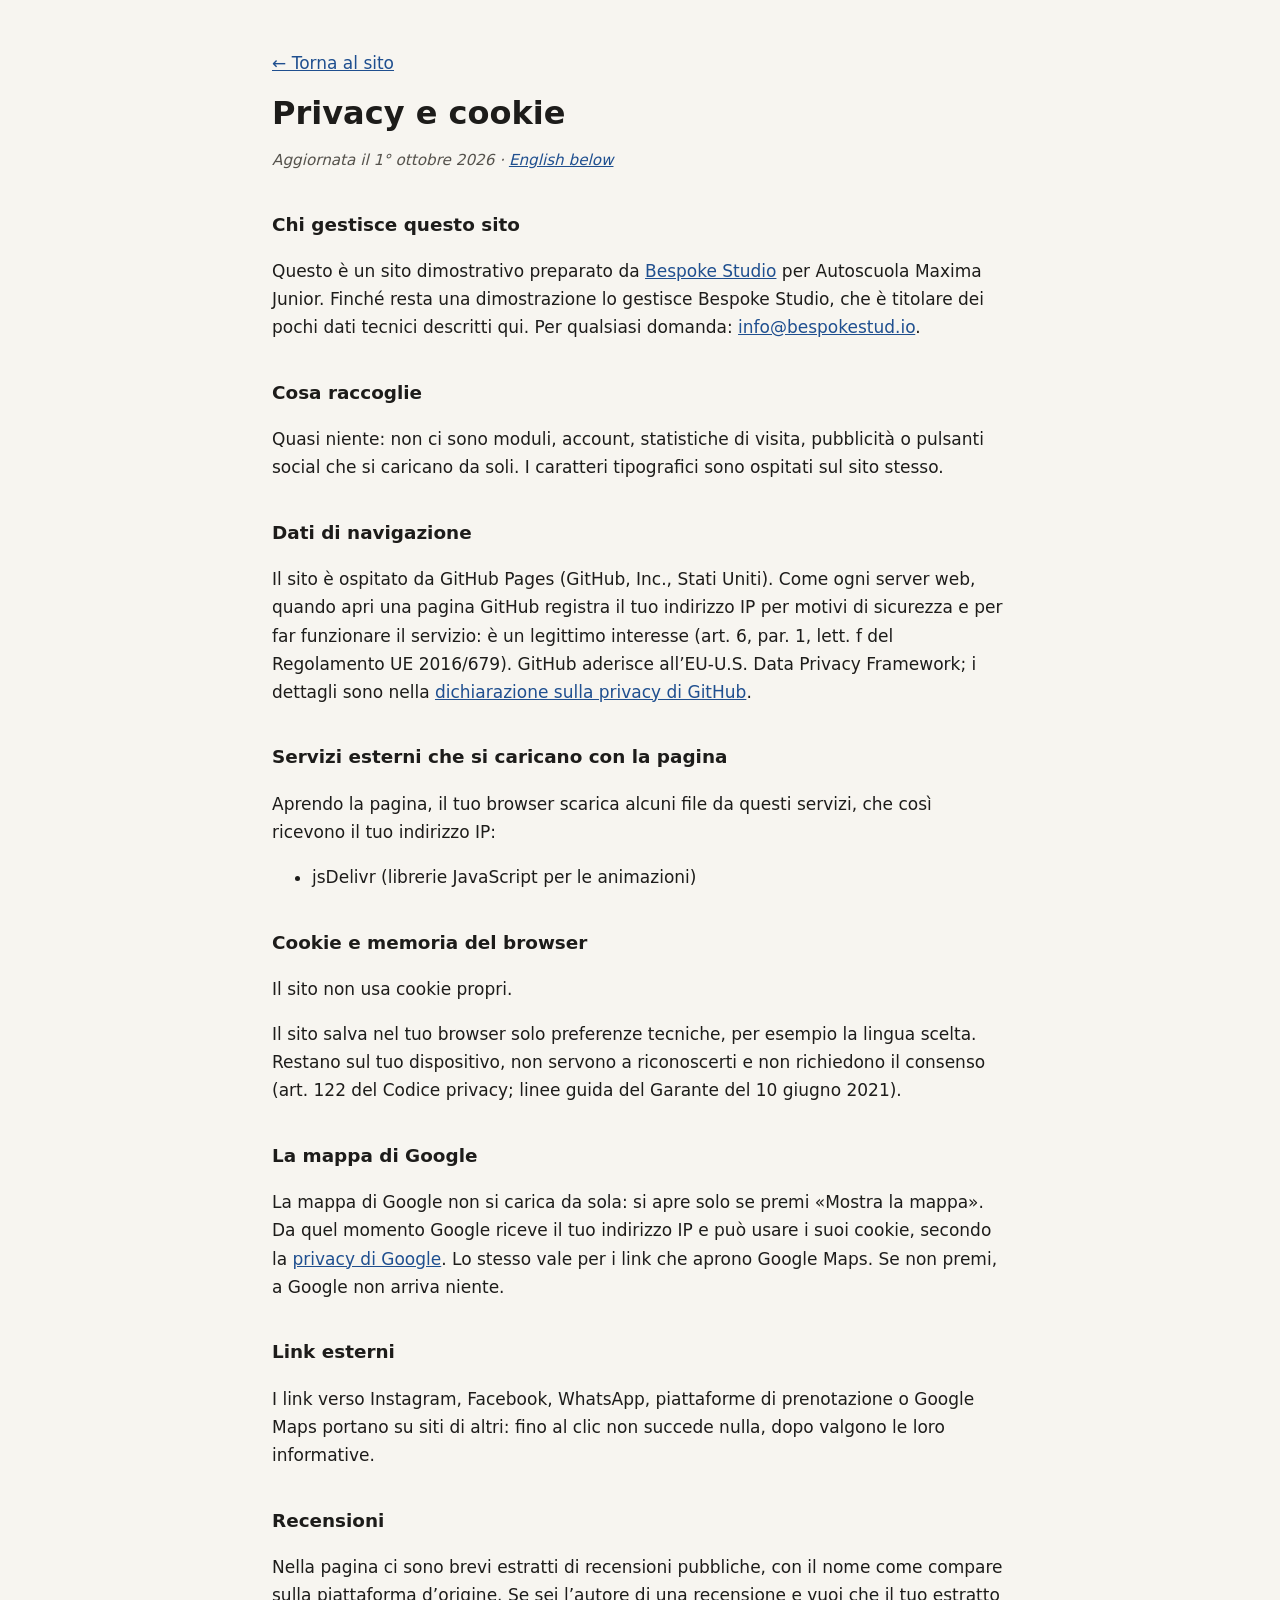
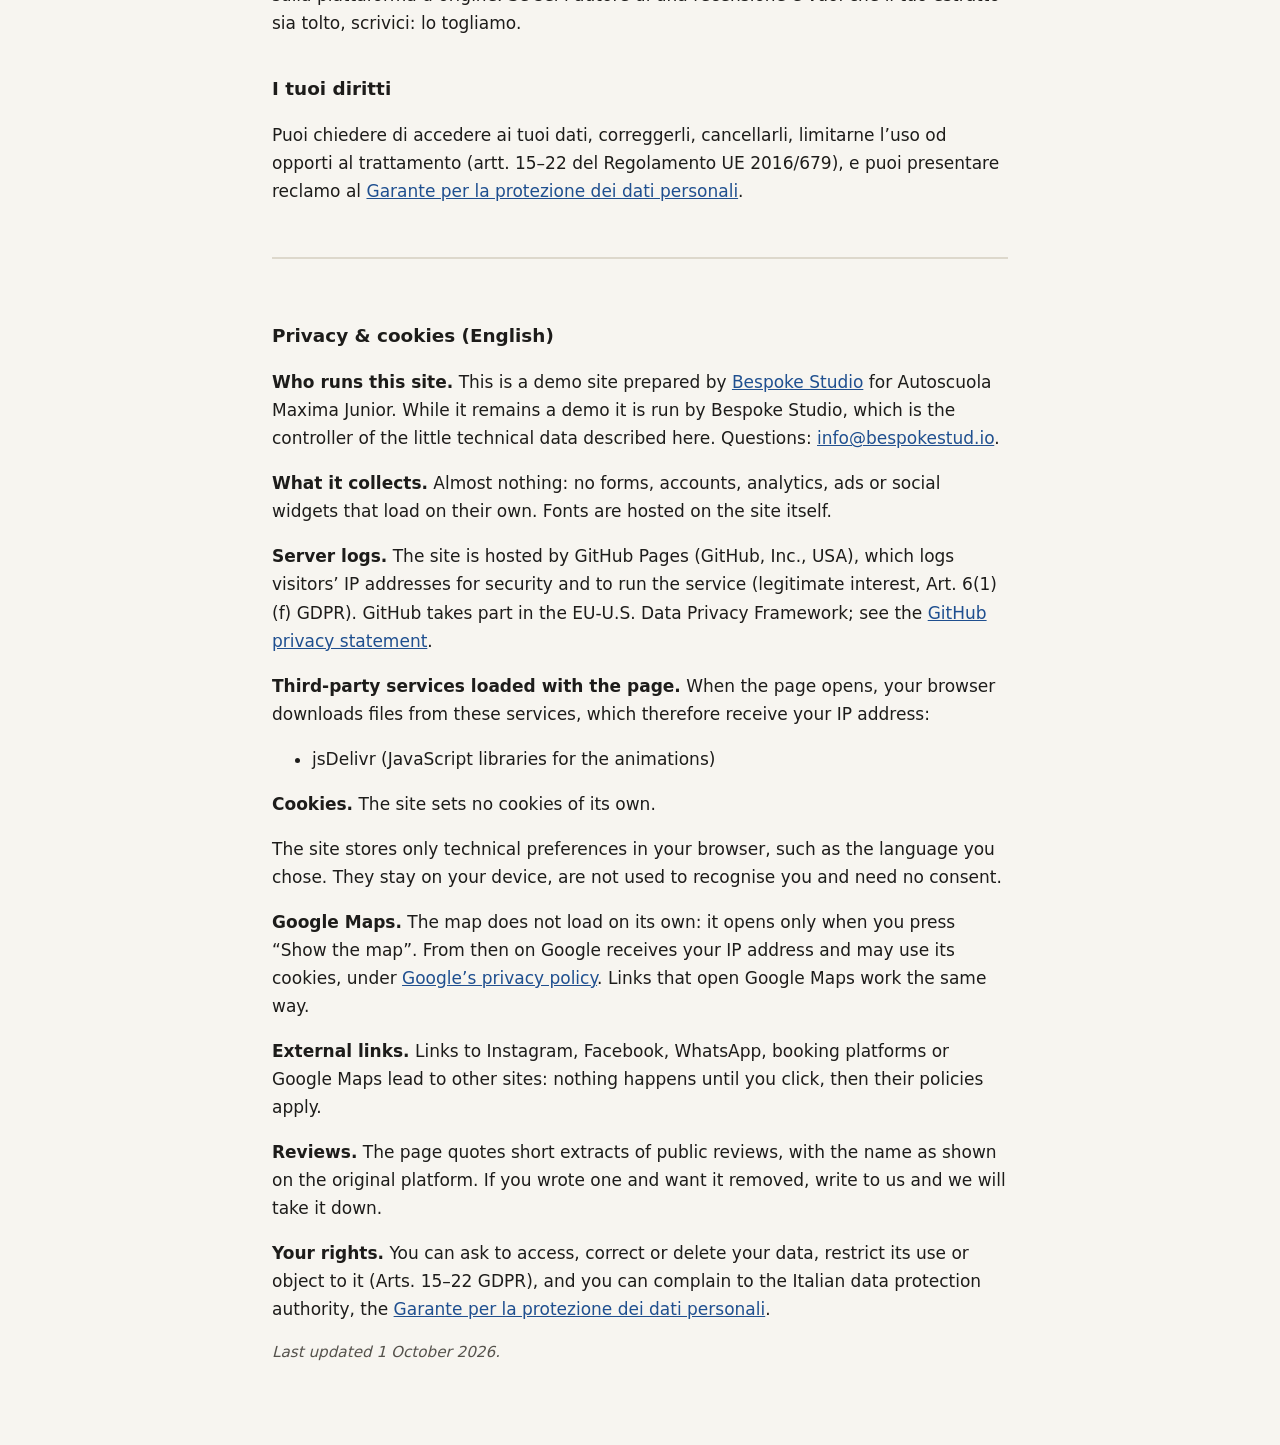
<file: privacy.html>
<!DOCTYPE html>
<html lang="it">
<head>
  <meta charset="UTF-8">
  <meta name="viewport" content="width=device-width, initial-scale=1.0">
  <meta name="robots" content="noindex">
  <title>Privacy e cookie · Autoscuola Maxima Junior</title>
  <meta name="description" content="Informativa privacy e cookie del sito Autoscuola Maxima Junior.">
  <style>
    body { margin: 0; background: #f7f5f0; color: #1d1c1a; font: 17px/1.65 system-ui, -apple-system, "Segoe UI", Roboto, sans-serif; }
    main { max-width: 46rem; margin: 0 auto; padding: 32px 20px 64px; }
    h1 { font-size: 2rem; line-height: 1.2; margin: 0.4em 0 0.2em; }
    h2 { font-size: 1.15rem; margin: 2em 0 0.4em; }
    a { color: #1f4f8f; }
    .data { color: #55524c; font-style: italic; font-size: 0.95rem; }
    .en { margin-top: 3em; padding-top: 1.5em; border-top: 2px solid #ddd8cc; }
    code { font-size: 0.9em; background: #ebe7dc; padding: 0 4px; border-radius: 3px; }
  </style>
</head>
<body>
<main>
  <p><a href="index.html">← Torna al sito</a></p>
  <h1>Privacy e cookie</h1>
  <p class="data">Aggiornata il 1° ottobre 2026 · <a href="#english" lang="en">English below</a></p>
  <h2>Chi gestisce questo sito</h2>
  <p>Questo è un sito dimostrativo preparato da <a href="https://bespokestud.io" rel="noopener">Bespoke Studio</a> per Autoscuola Maxima Junior. Finché resta una dimostrazione lo gestisce Bespoke Studio, che è titolare dei pochi dati tecnici descritti qui. Per qualsiasi domanda: <a href="mailto:info@bespokestud.io">info@bespokestud.io</a>.</p>
  <h2>Cosa raccoglie</h2>
  <p>Quasi niente: non ci sono moduli, account, statistiche di visita, pubblicità o pulsanti social che si caricano da soli. I caratteri tipografici sono ospitati sul sito stesso.</p>
  <h2>Dati di navigazione</h2>
  <p>Il sito è ospitato da GitHub Pages (GitHub, Inc., Stati Uniti). Come ogni server web, quando apri una pagina GitHub registra il tuo indirizzo IP per motivi di sicurezza e per far funzionare il servizio: è un legittimo interesse (art. 6, par. 1, lett. f del Regolamento UE 2016/679). GitHub aderisce all’EU-U.S. Data Privacy Framework; i dettagli sono nella <a href="https://docs.github.com/site-policy/privacy-policies/github-general-privacy-statement" rel="noopener">dichiarazione sulla privacy di GitHub</a>.</p>
  <h2>Servizi esterni che si caricano con la pagina</h2>
  <p>Aprendo la pagina, il tuo browser scarica alcuni file da questi servizi, che così ricevono il tuo indirizzo IP:</p>
  <ul><li>jsDelivr (librerie JavaScript per le animazioni)</li></ul>
  <h2>Cookie e memoria del browser</h2>
  <p>Il sito non usa cookie propri.</p>
  <p>Il sito salva nel tuo browser solo preferenze tecniche, per esempio la lingua scelta. Restano sul tuo dispositivo, non servono a riconoscerti e non richiedono il consenso (art. 122 del Codice privacy; linee guida del Garante del 10 giugno 2021).</p>
  <h2>La mappa di Google</h2>
  <p>La mappa di Google non si carica da sola: si apre solo se premi «Mostra la mappa». Da quel momento Google riceve il tuo indirizzo IP e può usare i suoi cookie, secondo la <a href="https://policies.google.com/privacy?hl=it" rel="noopener">privacy di Google</a>. Lo stesso vale per i link che aprono Google Maps. Se non premi, a Google non arriva niente.</p>
  <h2>Link esterni</h2>
  <p>I link verso Instagram, Facebook, WhatsApp, piattaforme di prenotazione o Google Maps portano su siti di altri: fino al clic non succede nulla, dopo valgono le loro informative.</p>
  <h2>Recensioni</h2>
  <p>Nella pagina ci sono brevi estratti di recensioni pubbliche, con il nome come compare sulla piattaforma d’origine. Se sei l’autore di una recensione e vuoi che il tuo estratto sia tolto, scrivici: lo togliamo.</p>
  <h2>I tuoi diritti</h2>
  <p>Puoi chiedere di accedere ai tuoi dati, correggerli, cancellarli, limitarne l’uso od opporti al trattamento (artt. 15–22 del Regolamento UE 2016/679), e puoi presentare reclamo al <a href="https://www.garanteprivacy.it" rel="noopener">Garante per la protezione dei dati personali</a>.</p>
  <div class="en" id="english" lang="en">
    <h2>Privacy &amp; cookies (English)</h2>
    <p><strong>Who runs this site.</strong> This is a demo site prepared by <a href="https://bespokestud.io" rel="noopener">Bespoke Studio</a> for Autoscuola Maxima Junior. While it remains a demo it is run by Bespoke Studio, which is the controller of the little technical data described here. Questions: <a href="mailto:info@bespokestud.io">info@bespokestud.io</a>.</p>
    <p><strong>What it collects.</strong> Almost nothing: no forms, accounts, analytics, ads or social widgets that load on their own. Fonts are hosted on the site itself.</p>
    <p><strong>Server logs.</strong> The site is hosted by GitHub Pages (GitHub, Inc., USA), which logs visitors’ IP addresses for security and to run the service (legitimate interest, Art. 6(1)(f) GDPR). GitHub takes part in the EU-U.S. Data Privacy Framework; see the <a href="https://docs.github.com/site-policy/privacy-policies/github-general-privacy-statement" rel="noopener">GitHub privacy statement</a>.</p>
    <p><strong>Third-party services loaded with the page.</strong> When the page opens, your browser downloads files from these services, which therefore receive your IP address:</p><ul><li>jsDelivr (JavaScript libraries for the animations)</li></ul>
    <p><strong>Cookies.</strong> The site sets no cookies of its own.</p>
    <p>The site stores only technical preferences in your browser, such as the language you chose. They stay on your device, are not used to recognise you and need no consent.</p>
    <p><strong>Google Maps.</strong> The map does not load on its own: it opens only when you press “Show the map”. From then on Google receives your IP address and may use its cookies, under <a href="https://policies.google.com/privacy?hl=en" rel="noopener">Google’s privacy policy</a>. Links that open Google Maps work the same way.</p>
    <p><strong>External links.</strong> Links to Instagram, Facebook, WhatsApp, booking platforms or Google Maps lead to other sites: nothing happens until you click, then their policies apply.</p>
    <p><strong>Reviews.</strong> The page quotes short extracts of public reviews, with the name as shown on the original platform. If you wrote one and want it removed, write to us and we will take it down.</p>
    <p><strong>Your rights.</strong> You can ask to access, correct or delete your data, restrict its use or object to it (Arts. 15–22 GDPR), and you can complain to the Italian data protection authority, the <a href="https://www.garanteprivacy.it" rel="noopener">Garante per la protezione dei dati personali</a>.</p>
    <p class="data">Last updated 1 October 2026.</p>
  </div>
</main>
</body>
</html>
</file>
